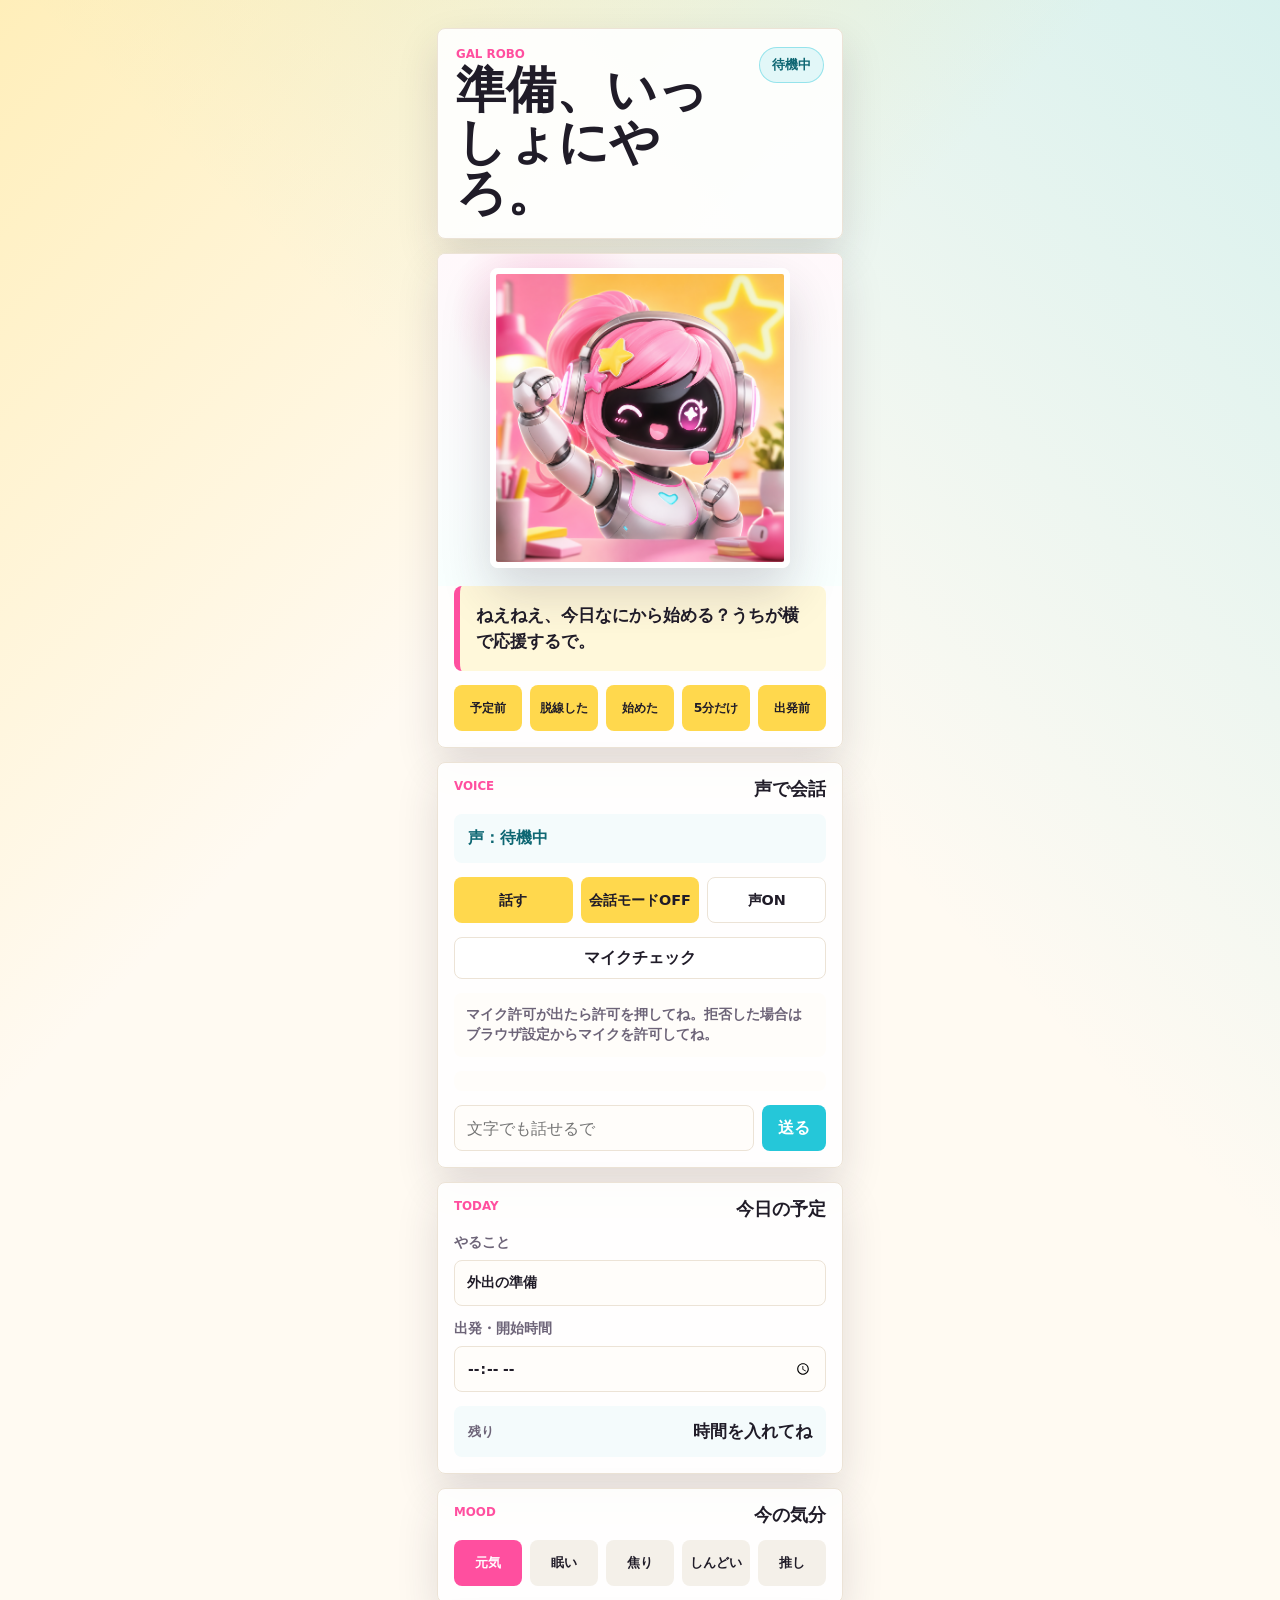
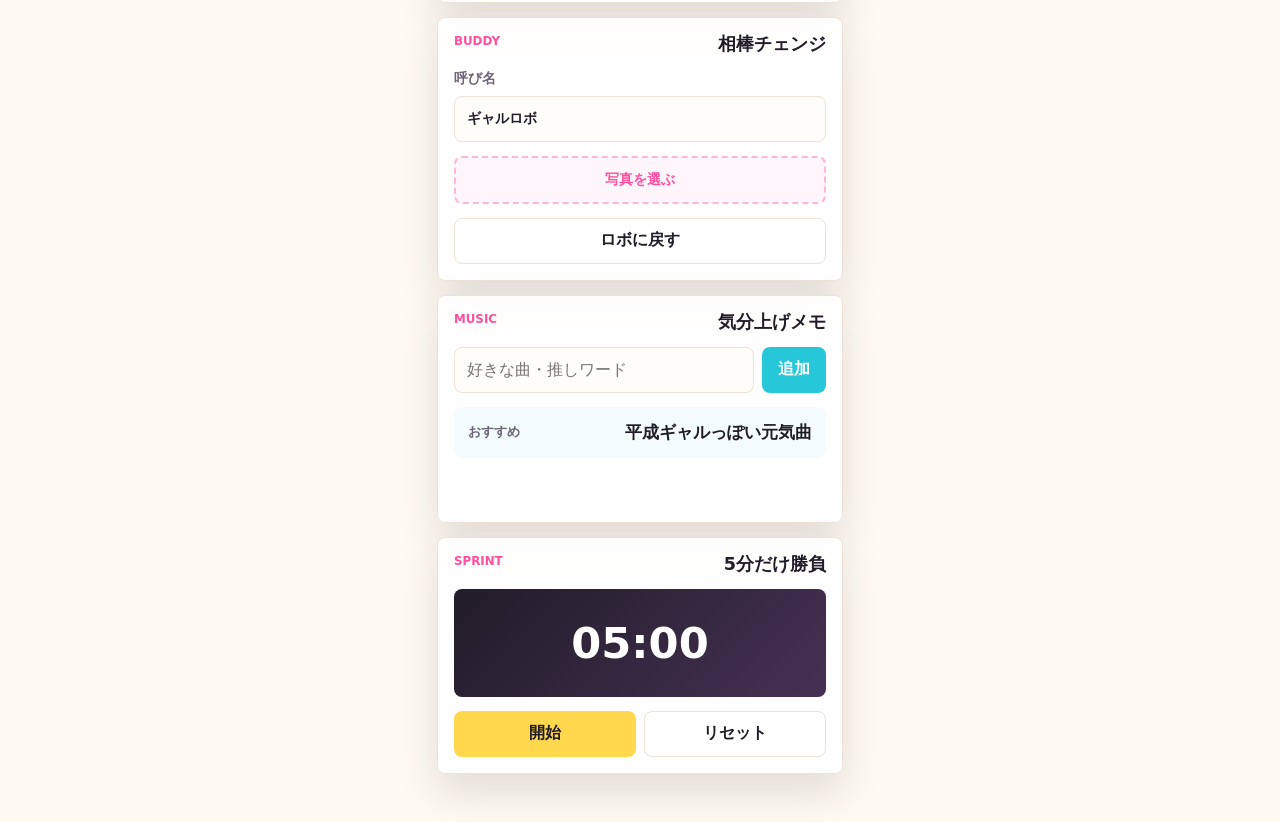
<file: index.html>
<!doctype html>
<html lang="ja">
  <head>
    <meta charset="UTF-8" />
    <meta name="viewport" content="width=device-width, initial-scale=1.0" />
    <meta name="theme-color" content="#ff4f9f" />
    <title>ギャルロボ準備サポート</title>
    <link rel="manifest" href="manifest.json?v=20260709d" />
    <link rel="stylesheet" href="style.css?v=20260709d" />
  </head>
  <body>
    <main class="app-shell" aria-label="ギャルロボ準備サポート">
      <header class="app-header">
        <div>
          <p class="eyebrow">Gal Robo</p>
          <h1>準備、いっしょにやろ。</h1>
        </div>
        <span class="status-pill" id="statusPill">待機中</span>
      </header>

      <section class="robot-card" aria-label="ギャルロボ">
        <div class="robot-stage">
          <img id="companionImage" src="assets/gyaru-robot.png" alt="ギャル系AIロボット" />
        </div>
        <div class="talk-box" aria-live="polite">
          <p id="talkText">ねえねえ、今日なにから始める？うちが横で応援するで。</p>
        </div>
        <div class="quick-actions" aria-label="声かけ">
          <button type="button" data-event="before">予定前</button>
          <button type="button" data-event="drift">脱線した</button>
          <button type="button" data-event="start">始めた</button>
          <button type="button" data-event="race">5分だけ</button>
          <button type="button" data-event="go">出発前</button>
        </div>
      </section>

      <section class="tool-card voice-card" aria-label="音声会話">
        <div class="section-heading">
          <p class="eyebrow">Voice</p>
          <h2>声で会話</h2>
        </div>
        <div class="voice-status" id="voiceStatus">声：待機中</div>
        <div class="voice-actions">
          <button type="button" id="listenButton">話す</button>
          <button type="button" id="conversationToggle">会話モードOFF</button>
          <button type="button" class="ghost-button" id="voiceToggle">声ON</button>
        </div>
        <button type="button" class="ghost-button mic-check-button" id="micCheckButton">マイクチェック</button>
        <p class="voice-help" id="voiceHelp">マイクが使えない時は、ChromeやSafariで開いてマイクを許可してね。</p>
        <div class="conversation-log" id="conversationLog" aria-live="polite"></div>
        <div class="chat-row">
          <input id="chatInput" type="text" placeholder="文字でも話せるで" />
          <button type="button" id="sendChat">送る</button>
        </div>
      </section>

      <section class="tool-card plan-card" aria-label="予定">
        <div class="section-heading">
          <p class="eyebrow">Today</p>
          <h2>今日の予定</h2>
        </div>
        <label>
          やること
          <input id="taskInput" type="text" value="外出の準備" />
        </label>
        <label>
          出発・開始時間
          <input id="timeInput" type="time" />
        </label>
        <div class="countdown-box">
          <span>残り</span>
          <strong id="countdownText">時間を入れてね</strong>
        </div>
      </section>

      <section class="tool-card" aria-label="気分">
        <div class="section-heading">
          <p class="eyebrow">Mood</p>
          <h2>今の気分</h2>
        </div>
        <div class="mood-grid" id="moodGrid">
          <button type="button" class="active" data-mood="bright">元気</button>
          <button type="button" data-mood="sleepy">眠い</button>
          <button type="button" data-mood="panic">焦り</button>
          <button type="button" data-mood="low">しんどい</button>
          <button type="button" data-mood="oshi">推し</button>
        </div>
      </section>

      <section class="tool-card buddy-card" aria-label="相棒">
        <div class="section-heading">
          <p class="eyebrow">Buddy</p>
          <h2>相棒チェンジ</h2>
        </div>
        <label>
          呼び名
          <input id="buddyName" type="text" value="ギャルロボ" />
        </label>
        <label class="file-picker">
          <span>写真を選ぶ</span>
          <input id="photoInput" type="file" accept="image/*" />
        </label>
        <button type="button" class="ghost-button" id="resetPhoto">ロボに戻す</button>
      </section>

      <section class="tool-card music-card" aria-label="音楽メモ">
        <div class="section-heading">
          <p class="eyebrow">Music</p>
          <h2>気分上げメモ</h2>
        </div>
        <div class="add-row">
          <input id="musicInput" type="text" placeholder="好きな曲・推しワード" />
          <button type="button" id="addMusic">追加</button>
        </div>
        <div class="music-suggestion">
          <span>おすすめ</span>
          <strong id="musicPick">平成ギャルっぽい元気曲</strong>
        </div>
        <ul id="musicList"></ul>
      </section>

      <section class="tool-card timer-card" aria-label="5分タイマー">
        <div class="section-heading">
          <p class="eyebrow">Sprint</p>
          <h2>5分だけ勝負</h2>
        </div>
        <div class="timer-face" id="timerFace">05:00</div>
        <div class="timer-actions">
          <button type="button" id="startTimer">開始</button>
          <button type="button" class="ghost-button" id="resetTimer">リセット</button>
        </div>
      </section>
    </main>

    <script src="script.js?v=20260709d"></script>
  </body>
</html>
</file>
<file: style.css>
:root {
  --ink: #201c28;
  --muted: #6d6478;
  --paper: #fffaf2;
  --panel: #ffffff;
  --pink: #ff4f9f;
  --yellow: #ffd84d;
  --cyan: #25c7d9;
  --line: #ece3d6;
  --shadow: 0 18px 42px rgba(53, 37, 59, 0.14);
}

* {
  box-sizing: border-box;
}

body {
  margin: 0;
  min-height: 100vh;
  font-family: "Yu Gothic", "Meiryo", system-ui, sans-serif;
  color: var(--ink);
  background:
    linear-gradient(135deg, rgba(255, 216, 77, 0.34), transparent 30%),
    linear-gradient(225deg, rgba(37, 199, 217, 0.18), transparent 34%),
    var(--paper);
}

button,
input {
  font: inherit;
}

button {
  min-height: 46px;
  border: 0;
  border-radius: 8px;
  color: var(--ink);
  background: var(--yellow);
  cursor: pointer;
  font-weight: 900;
  transition:
    transform 160ms ease,
    box-shadow 160ms ease,
    background 160ms ease;
}

button:hover {
  transform: translateY(-1px);
  box-shadow: 0 10px 20px rgba(51, 33, 43, 0.12);
}

button:active {
  transform: translateY(0);
}

input {
  width: 100%;
  min-height: 46px;
  border: 1px solid var(--line);
  border-radius: 8px;
  padding: 0 12px;
  color: var(--ink);
  background: #fffdfa;
}

label {
  display: grid;
  gap: 8px;
  color: var(--muted);
  font-size: 0.86rem;
  font-weight: 800;
}

h1,
h2,
p {
  margin-top: 0;
}

h1 {
  margin-bottom: 0;
  font-size: clamp(1.85rem, 9vw, 3.1rem);
  line-height: 1.04;
}

h2 {
  margin-bottom: 0;
  font-size: 1.1rem;
  line-height: 1.2;
}

.app-shell {
  display: grid;
  gap: 14px;
  width: min(100%, 430px);
  min-height: 100vh;
  margin: 0 auto;
  padding: 14px 12px 28px;
}

.app-header,
.robot-card,
.tool-card {
  border: 1px solid var(--line);
  border-radius: 8px;
  background: rgba(255, 255, 255, 0.9);
  box-shadow: var(--shadow);
}

.app-header {
  display: flex;
  align-items: flex-start;
  justify-content: space-between;
  gap: 14px;
  padding: 18px;
}

.eyebrow {
  margin: 0 0 4px;
  color: var(--pink);
  font-size: 0.74rem;
  font-weight: 900;
  letter-spacing: 0;
  text-transform: uppercase;
}

.status-pill {
  flex: 0 0 auto;
  border: 1px solid rgba(37, 199, 217, 0.4);
  border-radius: 999px;
  padding: 8px 12px;
  color: #0e6773;
  background: rgba(37, 199, 217, 0.12);
  font-size: 0.82rem;
  font-weight: 900;
}

.robot-card {
  overflow: hidden;
}

.robot-stage {
  display: grid;
  place-items: center;
  min-height: 310px;
  padding: 14px 20px 18px;
  background:
    radial-gradient(circle at 28% 18%, rgba(255, 79, 159, 0.22), transparent 25%),
    linear-gradient(180deg, #fff8fb, #f8fffe);
}

.robot-stage img {
  width: min(100%, 300px);
  aspect-ratio: 1;
  object-fit: cover;
  border: 6px solid #fff;
  border-radius: 8px;
  box-shadow: 0 24px 50px rgba(48, 31, 53, 0.18);
  transform-origin: 50% 85%;
  animation: buddyFloat 3.4s ease-in-out infinite;
  will-change: transform;
}

.robot-stage img.is-talking:not(.is-sprinting) {
  animation: buddyPop 760ms ease;
}

.robot-stage img.is-sprinting {
  animation: buddyDance 640ms ease-in-out infinite;
}

.robot-stage img.is-alert:not(.is-sprinting) {
  animation: buddyWiggle 520ms ease-in-out 2;
}

.talk-box {
  margin: 0 16px 14px;
  border-left: 6px solid var(--pink);
  border-radius: 8px;
  padding: 16px;
  background: #fff8da;
}

.talk-box p {
  margin: 0;
  font-size: 1.08rem;
  font-weight: 900;
  line-height: 1.55;
}

.quick-actions {
  display: grid;
  grid-template-columns: repeat(5, minmax(0, 1fr));
  gap: 8px;
  padding: 0 16px 16px;
}

.quick-actions button {
  min-width: 0;
  padding: 0 6px;
  font-size: 0.78rem;
}

.tool-card {
  display: grid;
  gap: 14px;
  padding: 16px;
}

.voice-status {
  border-radius: 8px;
  padding: 14px;
  color: #0e6773;
  background: #f4fbfc;
  font-weight: 900;
}

.voice-actions,
.chat-row {
  display: grid;
  grid-template-columns: repeat(3, minmax(0, 1fr));
  gap: 8px;
}

.voice-actions button {
  min-width: 0;
  padding-inline: 8px;
  font-size: 0.9rem;
}

.voice-actions .active-mode {
  color: #ffffff;
  background: var(--pink);
}

.mic-check-button {
  min-height: 42px;
}

.voice-help {
  margin: 0;
  border-radius: 8px;
  padding: 12px;
  color: var(--muted);
  background: #fffdfa;
  font-size: 0.86rem;
  font-weight: 800;
  line-height: 1.45;
}

.conversation-log {
  display: grid;
  gap: 8px;
  max-height: 220px;
  overflow: auto;
  border-radius: 8px;
  padding: 10px;
  background: #fffdfa;
}

.message-row {
  display: grid;
  gap: 4px;
  max-width: 92%;
}

.message-row span {
  color: var(--muted);
  font-size: 0.72rem;
  font-weight: 900;
}

.message-row p {
  margin: 0;
  border-radius: 8px;
  padding: 10px 12px;
  background: #f4f0e9;
  font-size: 0.92rem;
  font-weight: 800;
  line-height: 1.45;
}

.message-row.user {
  justify-self: end;
}

.message-row.user p {
  color: #ffffff;
  background: var(--pink);
}

.chat-row {
  grid-template-columns: 1fr auto;
}

.chat-row button {
  padding: 0 16px;
  color: #ffffff;
  background: var(--cyan);
}

.section-heading {
  display: flex;
  align-items: flex-start;
  justify-content: space-between;
  gap: 10px;
}

.countdown-box,
.music-suggestion {
  display: flex;
  align-items: center;
  justify-content: space-between;
  gap: 12px;
  border-radius: 8px;
  padding: 14px;
  background: #f4fbfc;
}

.countdown-box span,
.music-suggestion span {
  color: var(--muted);
  font-size: 0.84rem;
  font-weight: 800;
}

.countdown-box strong,
.music-suggestion strong {
  text-align: right;
  font-size: 1.05rem;
}

.mood-grid {
  display: grid;
  grid-template-columns: repeat(5, minmax(0, 1fr));
  gap: 8px;
}

.mood-grid button {
  min-width: 0;
  padding: 0 6px;
  background: #f4f0e9;
  font-size: 0.82rem;
}

.mood-grid button.active {
  color: #ffffff;
  background: var(--pink);
}

.file-picker {
  position: relative;
  display: grid;
  place-items: center;
  min-height: 48px;
  border: 2px dashed rgba(255, 79, 159, 0.38);
  border-radius: 8px;
  color: var(--pink);
  background: #fff6fb;
  cursor: pointer;
}

.file-picker input {
  position: absolute;
  inset: 0;
  opacity: 0;
  cursor: pointer;
}

.ghost-button {
  border: 1px solid var(--line);
  background: #ffffff;
}

.add-row {
  display: grid;
  grid-template-columns: 1fr auto;
  gap: 8px;
}

.add-row button {
  padding: 0 16px;
  color: #ffffff;
  background: var(--cyan);
}

#musicList {
  display: flex;
  flex-wrap: wrap;
  gap: 8px;
  min-height: 34px;
  margin: 0;
  padding: 0;
  list-style: none;
}

#musicList li {
  border-radius: 999px;
  padding: 8px 12px;
  color: #4b4052;
  background: #f6f0e6;
  font-size: 0.88rem;
  font-weight: 800;
}

.timer-face {
  display: grid;
  place-items: center;
  min-height: 108px;
  border-radius: 8px;
  color: #ffffff;
  background: linear-gradient(135deg, #201c28, #473154);
  font-size: 2.7rem;
  font-weight: 900;
}

.timer-face.is-running {
  animation: timerPulse 900ms ease-in-out infinite;
}

.timer-actions {
  display: grid;
  grid-template-columns: 1fr 1fr;
  gap: 8px;
}

@media (min-width: 760px) {
  .app-shell {
    padding-top: 28px;
    padding-bottom: 48px;
  }
}

@media (max-width: 380px) {
  .app-shell {
    padding-inline: 9px;
  }

  .app-header,
  .section-heading,
  .countdown-box,
  .music-suggestion {
    flex-direction: column;
    align-items: stretch;
  }

  .robot-stage {
    min-height: 260px;
  }

  .quick-actions,
  .mood-grid {
    grid-template-columns: repeat(2, minmax(0, 1fr));
  }
}

@keyframes buddyFloat {
  0%,
  100% {
    transform: translateY(0) rotate(-1deg);
  }

  50% {
    transform: translateY(-12px) rotate(1deg);
  }
}

@keyframes buddyPop {
  0%,
  100% {
    transform: translateY(0) scale(1);
  }

  35% {
    transform: translateY(-22px) scale(1.04) rotate(-2deg);
  }

  70% {
    transform: translateY(4px) scale(0.98) rotate(2deg);
  }
}

@keyframes buddyDance {
  0%,
  100% {
    transform: translateX(0) translateY(0) rotate(-3deg);
  }

  25% {
    transform: translateX(12px) translateY(-10px) rotate(4deg);
  }

  50% {
    transform: translateX(0) translateY(-4px) rotate(0deg);
  }

  75% {
    transform: translateX(-12px) translateY(-10px) rotate(-4deg);
  }
}

@keyframes buddyWiggle {
  0%,
  100% {
    transform: translateX(0) rotate(0deg);
  }

  25% {
    transform: translateX(-10px) rotate(-4deg);
  }

  75% {
    transform: translateX(10px) rotate(4deg);
  }
}

@keyframes timerPulse {
  0%,
  100% {
    box-shadow: inset 0 0 0 rgba(255, 216, 77, 0);
  }

  50% {
    box-shadow: inset 0 0 24px rgba(255, 216, 77, 0.28);
  }
}

@media (prefers-reduced-motion: reduce) {
  .robot-stage img,
  .timer-face.is-running {
    animation: none;
  }
}
</file>
